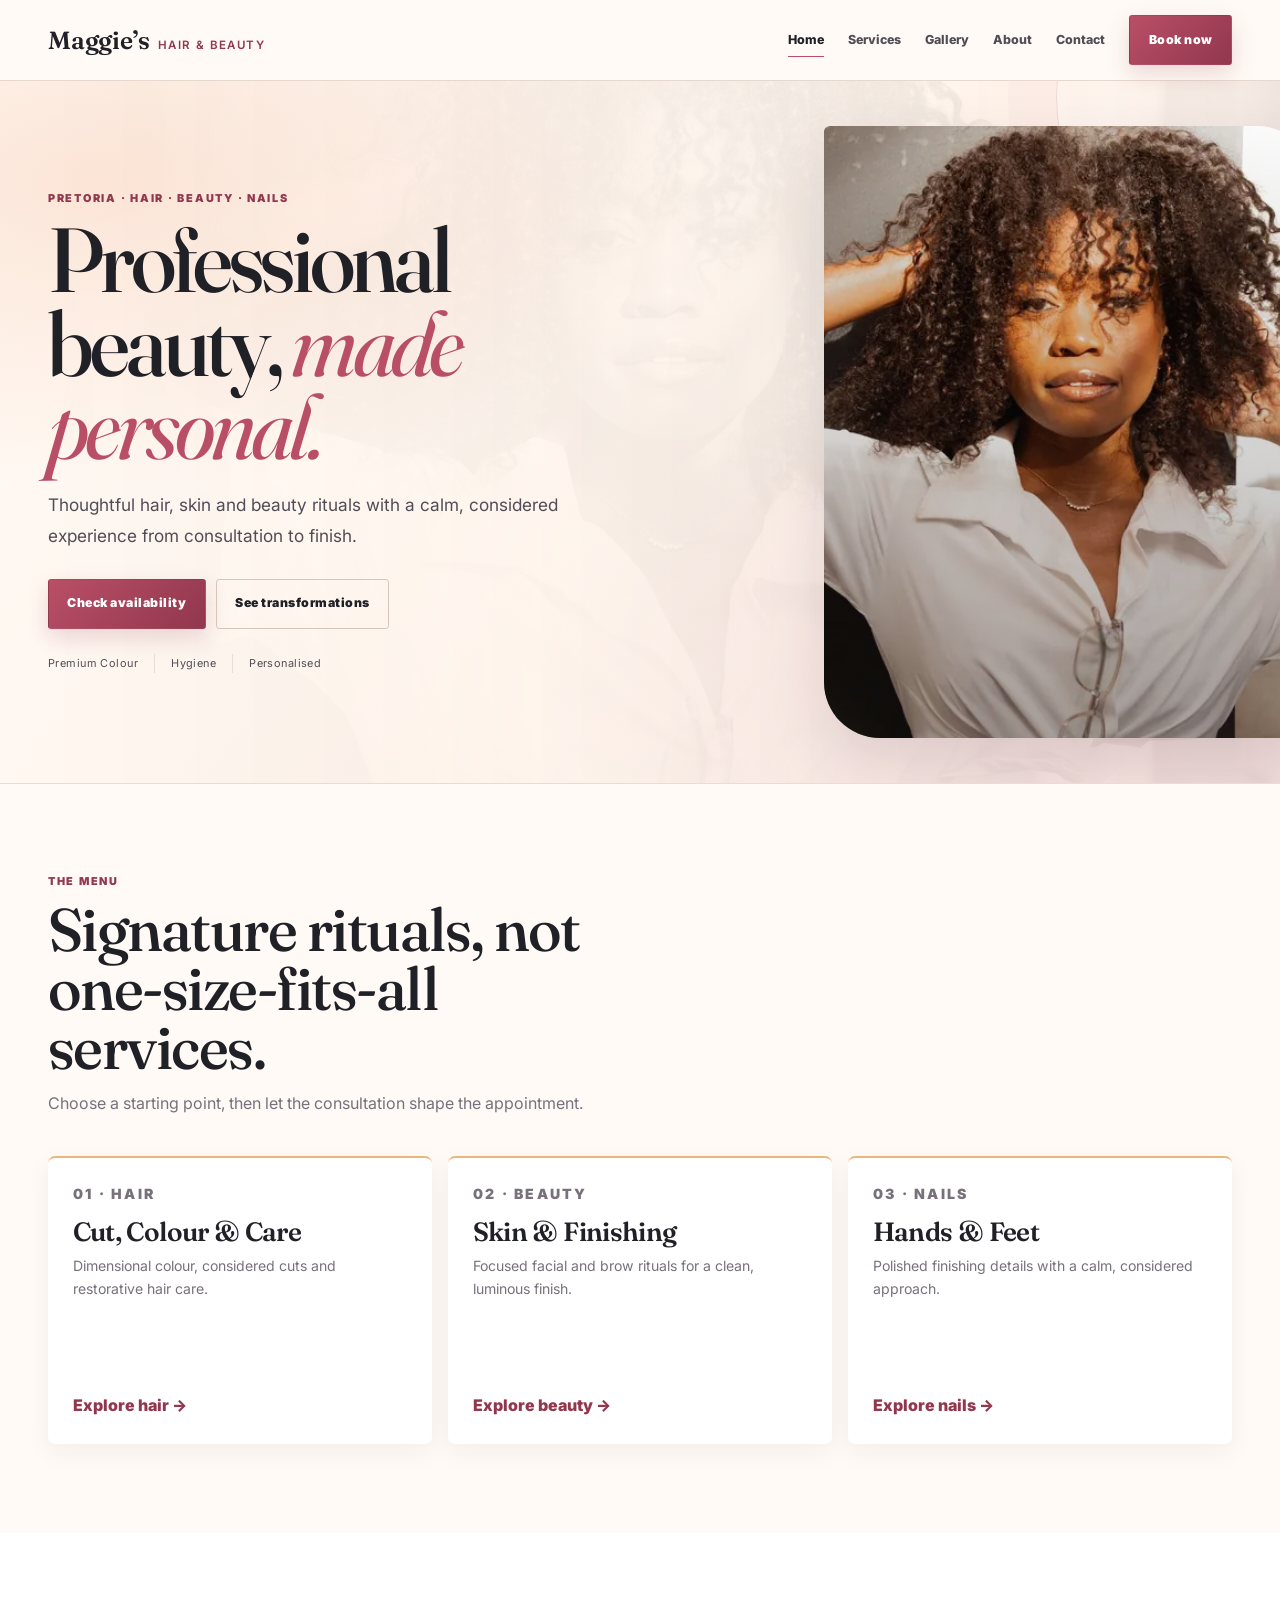
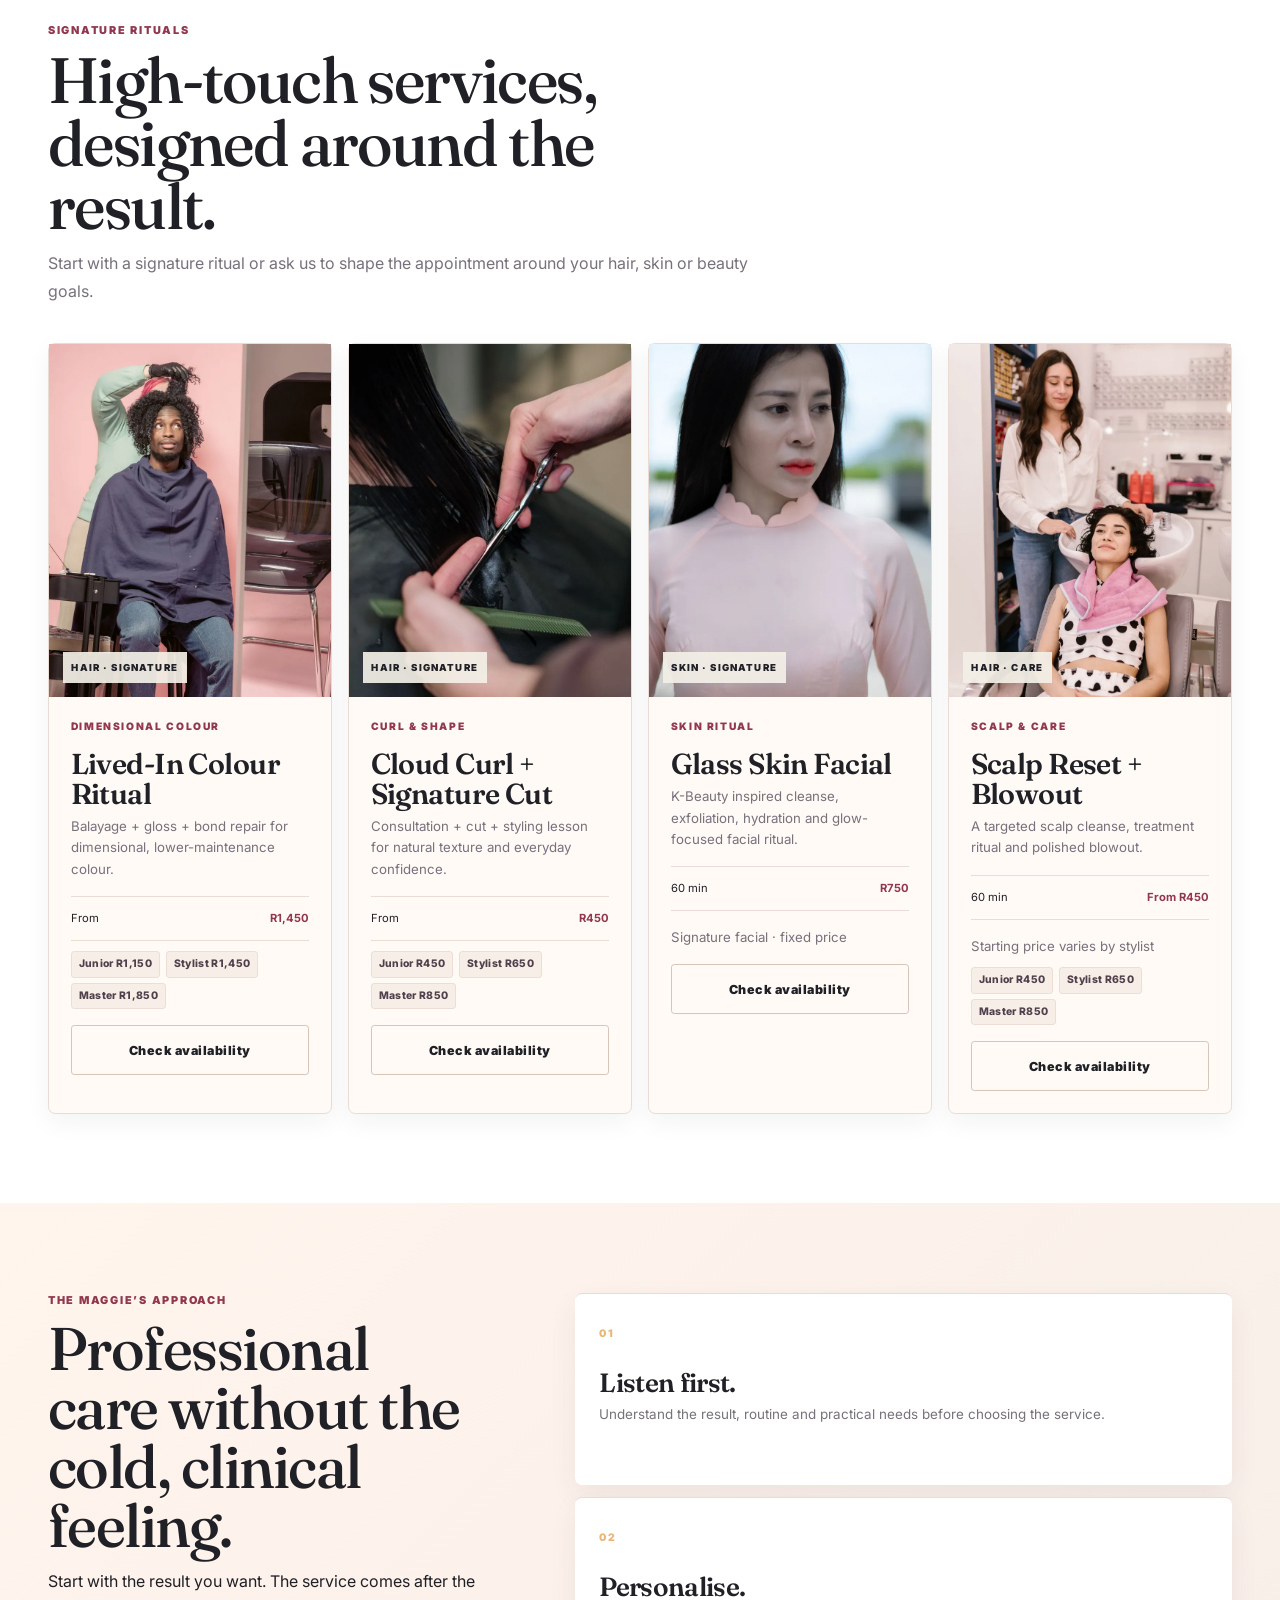
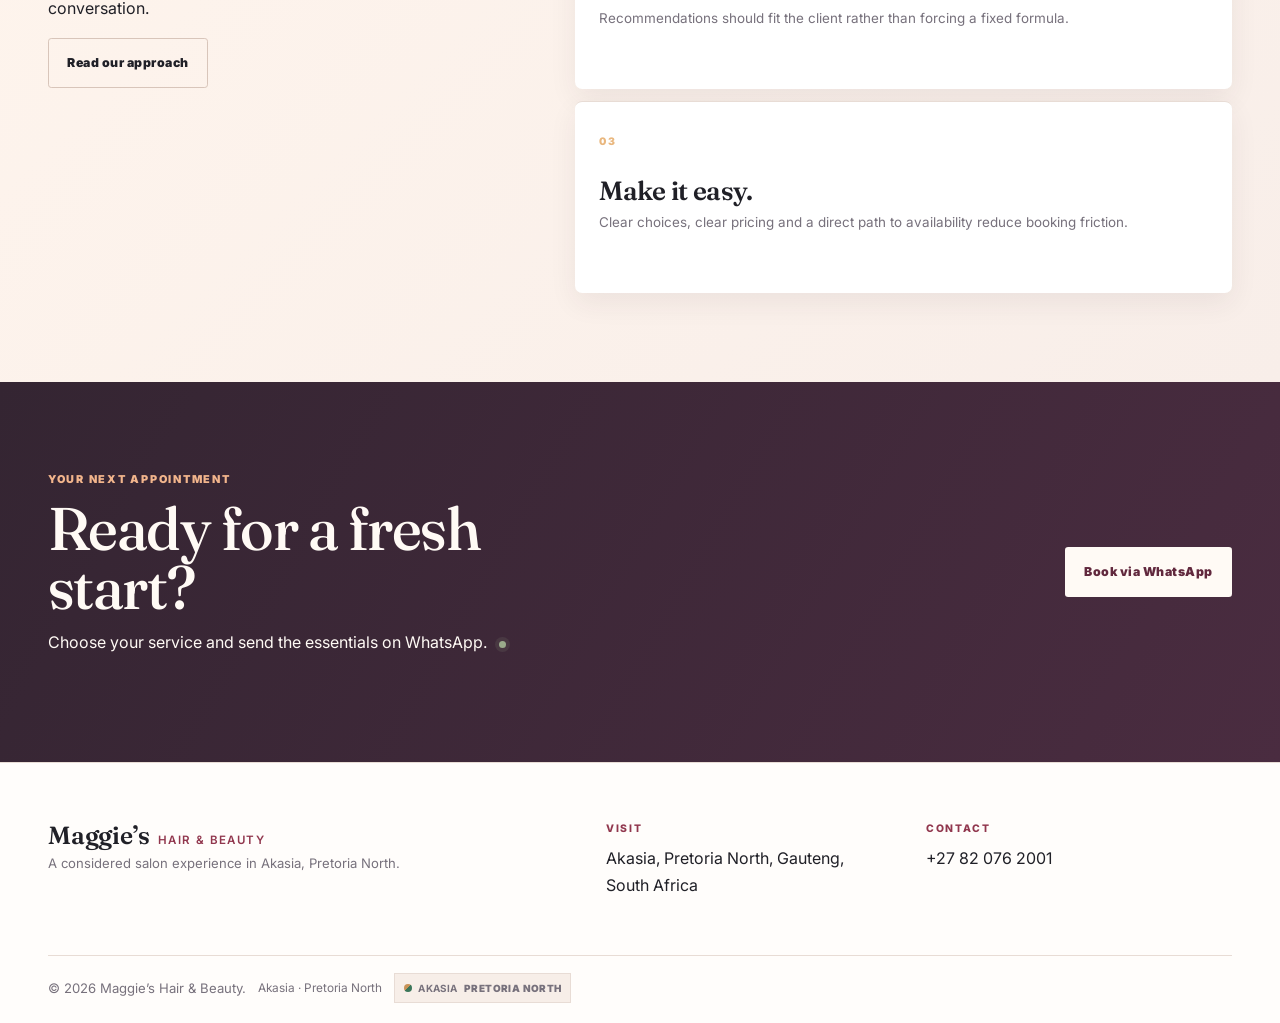
<file: index.html>
<!doctype html>
<html lang="en-ZA">
<head>
<meta charset="utf-8">
<meta name="viewport" content="width=device-width, initial-scale=1">
<meta name="robots" content="index,follow">
<meta name="description" content="Maggie’s Hair & Beauty — a warm, modern salon in Akasia, Pretoria North for hair, beauty and nails.">
<meta name="theme-color" content="#fffaf5">
<link rel="canonical" href="https://leano-jordan.github.io/maggies-hair-beauty/">
<meta property="og:type" content="website">
<meta property="og:title" content="Maggie’s Hair & Beauty | Pretoria Salon">
<meta property="og:description" content="Hair, beauty and nails with a warm, considered salon experience in Pretoria.">
<meta property="og:url" content="https://leano-jordan.github.io/maggies-hair-beauty/">
<meta property="og:site_name" content="Maggie’s Hair & Beauty">
<meta name="twitter:card" content="summary_large_image">
<meta property="og:image" content="assets/images/editorial/20417319-1200.webp">
<meta property="og:image:alt" content="Black woman with natural curls in soft studio light">
<meta name="twitter:image" content="assets/images/editorial/20417319-1200.webp">
<link rel="stylesheet" href="css/reset.css">
<link rel="stylesheet" href="css/variables.css">
<link rel="stylesheet" href="css/base.css">
<link rel="stylesheet" href="css/layout.css">
<link rel="stylesheet" href="css/components.css">
<link rel="stylesheet" href="css/pages.css">
<link rel="stylesheet" href="css/responsive.css">
<link rel="stylesheet" href="css/accessibility.css">
<link rel="stylesheet" href="css/commercial.css">
<title>Maggie’s Hair & Beauty | Pretoria Salon</title>
<link rel="preconnect" href="https://fonts.googleapis.com">
<link rel="preconnect" href="https://fonts.gstatic.com" crossorigin>
<link href="https://fonts.googleapis.com/css2?family=Fraunces:wght@400;500;600;700&family=Inter:wght@400;500;600;700;800&display=swap" rel="stylesheet">
<script type="application/ld+json">
{
  "@context":"https://schema.org",
  "@type":"BeautySalon",
  "name":"Maggie's Hair & Beauty",
  "description":"A considered salon experience in Akasia, Pretoria North, built around personalised consultations, signature hair rituals, skin, beauty and nails.",
  "telephone":"+27820762001",
  "url":"https://leano-jordan.github.io/maggies-hair-beauty/",
  "areaServed":[
    {"@type":"Place","name":"Akasia"},
    {"@type":"Place","name":"Pretoria North"}
  ],
  "address":{
    "@type":"PostalAddress",
    "addressLocality":"Akasia",
    "addressRegion":"Gauteng",
    "addressCountry":"ZA"
  }
}
</script>
</head>
<body>
<a class="skip-link" href="#main">Skip to content</a>

<header class="site-header">
  <div class="container header-inner">
    <a class="brand" href="index.html">Maggie’s <span>Hair & Beauty</span></a>
    <button class="nav-toggle" type="button" aria-label="Open navigation" aria-expanded="false" aria-controls="primary-menu">
      <span></span><span></span><span></span>
    </button>
    <nav class="primary-nav" id="primary-menu" aria-label="Primary">
      <a href="index.html" aria-current="page">Home</a>
      <a href="pages/services.html">Services</a>
      <a href="pages/gallery.html">Gallery</a>
      <a href="pages/about.html">About</a>
      <a href="pages/contact.html">Contact</a>
    </nav>
    <a class="btn btn-primary header-cta booking-link" href="pages/contact.html#booking">Book now</a>
  </div>
</header>

<main id="main">
<section class="hero">
  <div class="container hero-grid">
    <div>
      <p class="eyebrow">Pretoria · Hair · Beauty · Nails</p>
      <h1>Professional beauty, <em>made personal.</em></h1>
      <p class="hero-lead">Thoughtful hair, skin and beauty rituals with a calm, considered experience from consultation to finish.</p>
      <div class="button-row">
        <a class="btn btn-primary booking-link direct-whatsapp whatsapp-primary" data-direct-whatsapp="true" href="pages/contact.html#booking">Check availability</a>
        <a class="btn btn-outline" href="pages/gallery.html">See transformations</a>
      </div>
      <div class="trust-strip" data-proof-strip aria-label="Salon trust signals"><span data-google-proof hidden></span><span>Premium Colour</span><span>Hygiene</span><span>Personalised</span></div>
    </div>

    <div class="hero-art hero-cinematic">
      <img class="hero-image parallax" src="assets/images/editorial/20417319-1200.webp" srcset="assets/images/editorial/20417319-480.webp 480w, assets/images/editorial/20417319-768.webp 768w, assets/images/editorial/20417319-1200.webp 1200w" sizes="(max-width: 800px) 100vw, 50vw" alt="Black woman with natural curls in soft studio light" width="1200" height="1500" fetchpriority="high" decoding="async">
      </div>
  </div>
</section>

<section class="section">
  <div class="container">
    <div class="section-heading">
      <p class="eyebrow">The menu</p>
      <h2>Signature rituals, not one-size-fits-all services.</h2>
      <p>Choose a starting point, then let the consultation shape the appointment.</p>
    </div>
    <div class="card-grid service-card-grid">
      <article class="service-card menu-card premium-card"><p class="card-kicker">01 · Hair</p><h3>Cut, Colour &amp; Care</h3><p>Dimensional colour, considered cuts and restorative hair care.</p><a class="text-link" href="pages/services.html#hair">Explore hair →</a></article>
      <article class="service-card menu-card premium-card"><p class="card-kicker">02 · Beauty</p><h3>Skin &amp; Finishing</h3><p>Focused facial and brow rituals for a clean, luminous finish.</p><a class="text-link" href="pages/services.html#beauty">Explore beauty →</a></article>
      <article class="service-card menu-card premium-card"><p class="card-kicker">03 · Nails</p><h3>Hands &amp; Feet</h3><p>Polished finishing details with a calm, considered approach.</p><a class="text-link" href="pages/services.html#nails">Explore nails →</a></article>
    </div>
  </div>
</section>

<section class="section luxury-section">
  <div class="container">
    <div class="section-heading editorial-heading">
      <p class="eyebrow">Signature rituals</p>
      <h2>High-touch services, designed around the result.</h2>
      <p>Start with a signature ritual or ask us to shape the appointment around your hair, skin or beauty goals.</p>
    </div>

    <div class="lookbook-grid premium-ritual-grid">
      <article class="lookbook-card premium-ritual-card reveal-image"><div class="lookbook-image clip-image"><img src="assets/images/editorial/7388963-1200.webp" srcset="assets/images/editorial/7388963-480.webp 480w, assets/images/editorial/7388963-768.webp 768w, assets/images/editorial/7388963-1200.webp 1200w" sizes="(max-width: 800px) 100vw, 50vw" alt="Professional textured hair styling" loading="lazy" decoding="async"><span>Hair · Signature</span></div><div class="lookbook-body"><p class="card-kicker">DIMENSIONAL COLOUR</p><h3>Lived-In Colour Ritual</h3><p>Balayage + gloss + bond repair for dimensional, lower-maintenance colour.</p><div class="lookbook-meta"><span>From</span><strong>R1,450</strong></div><div class="tier-row"><span>Junior R1,150</span><span>Stylist R1,450</span><span>Master R1,850</span></div><a class="btn btn-outline service-book-link" data-book-service="Lived-In Colour Ritual" href="pages/contact.html#booking">Check availability</a></div></article>
      <article class="lookbook-card premium-ritual-card reveal-image"><div class="lookbook-image clip-image"><img src="assets/images/editorial/3993453-1200.webp" srcset="assets/images/editorial/3993453-480.webp 480w, assets/images/editorial/3993453-768.webp 768w, assets/images/editorial/3993453-1200.webp 1200w" sizes="(max-width: 800px) 100vw, 50vw" alt="Textured natural hair styling" loading="lazy" decoding="async"><span>Hair · Signature</span></div><div class="lookbook-body"><p class="card-kicker">CURL &amp; SHAPE</p><h3>Cloud Curl + Signature Cut</h3><p>Consultation + cut + styling lesson for natural texture and everyday confidence.</p><div class="lookbook-meta"><span>From</span><strong>R450</strong></div><div class="tier-row"><span>Junior R450</span><span>Stylist R650</span><span>Master R850</span></div><a class="btn btn-outline service-book-link" data-book-service="Cloud Curl + Signature Cut" href="pages/contact.html#booking">Check availability</a></div></article>
      <article class="lookbook-card premium-ritual-card reveal-image"><div class="lookbook-image clip-image"><img src="assets/images/editorial/25471958-1200.webp" srcset="assets/images/editorial/25471958-480.webp 480w, assets/images/editorial/25471958-768.webp 768w, assets/images/editorial/25471958-1200.webp 1200w" sizes="(max-width: 800px) 100vw, 50vw" alt="Facial treatment in a calm beauty setting" loading="lazy" decoding="async"><span>Skin · Signature</span></div><div class="lookbook-body"><p class="card-kicker">SKIN RITUAL</p><h3>Glass Skin Facial</h3><p>K-Beauty inspired cleanse, exfoliation, hydration and glow-focused facial ritual.</p><div class="lookbook-meta"><span>60 min</span><strong>R750</strong></div><p class="ritual-tier">Signature facial · fixed price</p><a class="btn btn-outline service-book-link" data-book-service="Glass Skin Facial" href="pages/contact.html#booking">Check availability</a></div></article>
      <article class="lookbook-card premium-ritual-card reveal-image"><div class="lookbook-image clip-image"><img src="assets/images/editorial/7755454-1200.webp" srcset="assets/images/editorial/7755454-480.webp 480w, assets/images/editorial/7755454-768.webp 768w, assets/images/editorial/7755454-1200.webp 1200w" sizes="(max-width: 800px) 100vw, 50vw" alt="Scalp and hair treatment" loading="lazy" decoding="async"><span>Hair · Care</span></div><div class="lookbook-body"><p class="card-kicker">SCALP &amp; CARE</p><h3>Scalp Reset + Blowout</h3><p>A targeted scalp cleanse, treatment ritual and polished blowout.</p><div class="lookbook-meta"><span>60 min</span><strong>From R450</strong></div><p class="ritual-tier">Starting price varies by stylist</p><div class="tier-row"><span>Junior R450</span><span>Stylist R650</span><span>Master R850</span></div><a class="btn btn-outline service-book-link" data-book-service="Scalp Reset + Blowout" href="pages/contact.html#booking">Check availability</a></div></article>
    </div>
  </div>
</section>

<section class="section section-tint approach-section">
  <div class="container approach-grid">
    <div class="approach-sticky">
      <p class="eyebrow">The Maggie’s approach</p>
      <h2>Professional care without the cold, clinical feeling.</h2>
      <p>Start with the result you want. The service comes after the conversation.</p>
      <a class="btn btn-outline" href="pages/about.html">Read our approach</a>
    </div>
    <div class="approach-stack">
      <article class="approach-card"><span>01</span><div><h3>Listen first.</h3><p>Understand the result, routine and practical needs before choosing the service.</p></div></article>
      <article class="approach-card"><span>02</span><div><h3>Personalise.</h3><p>Recommendations should fit the client rather than forcing a fixed formula.</p></div></article>
      <article class="approach-card"><span>03</span><div><h3>Make it easy.</h3><p>Clear choices, clear pricing and a direct path to availability reduce booking friction.</p></div></article>
    </div>
  </div>
</section>

<section class="section social-proof-section" data-social-proof hidden>
  <div class="container">
    <div class="section-heading"><p class="eyebrow">Social proof</p><h2>Trusted by clients who want the details right.</h2></div>
    <div class="social-proof-grid"></div>
  </div>
</section>
<section class="section section-tint refill-shelf" data-refill-shelf hidden>
  <div class="container refill-shelf-grid">
    <div><p class="eyebrow">Professional product care</p><h2>Beautiful results, thoughtful aftercare.</h2></div>
    <div class="content-card"><p class="refill-copy"></p></div>
  </div>
</section>

<section class="section section-dark">
  <div class="container cta-block">
    <div>
      <p class="eyebrow">Your next appointment</p>
      <h2>Ready for a fresh start?</h2>
      <p>Choose your service and send the essentials on WhatsApp. <span class="reply-time"><span data-reply-time hidden></span></span></p>
    </div>
    <a class="btn btn-light booking-link whatsapp-primary" href="pages/contact.html#booking">Book via WhatsApp</a>
  </div>
</section>
</main>

<footer class="site-footer">
  <div class="container footer-grid">
    <div>
      <a class="brand" href="index.html">Maggie’s <span>Hair & Beauty</span></a>
      <p class="footer-copy">A considered salon experience in Akasia, Pretoria North.</p>
    </div>
    <div><h2>Visit</h2><p id="footer-address">Akasia, Pretoria North, Gauteng, South Africa</p></div>
    <div><h2>Contact</h2><p><a id="footer-phone" href="tel:+27820762001">+27 82 076 2001</a><br></p></div>
  </div>
  <div class="container footer-bottom">
    <p>© <span id="year"></span> Maggie’s Hair &amp; Beauty.</p>
    <span class="sa-mark">Akasia · Pretoria North</span>
    <span class="sa-badge" aria-label="Maggie’s Hair &amp; Beauty"><i aria-hidden="true"></i><b>AKASIA</b> PRETORIA NORTH</span>
  </div>
</footer>

<script type="module" src="js/main.js"></script>
</body>
</html>
</file>
<file: css/variables.css>
:root{
  --ink:#202027;
  --ink-soft:#514d56;
  --muted:#77717c;
  --paper:#fffaf5;
  --surface:#ffffff;
  --surface-soft:#f7eee8;
  --line:#e8dcd5;
  --line-strong:#d8c5ba;
  --rose:#b94f67;
  --rose-dark:#91374e;
  --rose-deep:#61283d;
  --peach:#f2a77e;
  --berry:#3c2638;
  --slate:#292631;
  --champagne:#e9b77e;
  --cream:#fffaf5;
  --cream-deep:#f7eee8;
  --white:#ffffff;
  --shadow:0 24px 60px rgba(60,38,56,.12);
  --shadow-soft:0 10px 28px rgba(60,38,56,.07);
  --shadow-hover:0 20px 44px rgba(60,38,56,.16);
  --radius:1.1rem;
  --radius-sm:.55rem;
  --container:74rem;
  --font-head:"Fraunces",Georgia,"Times New Roman",serif;
  --font-body:"Inter",ui-sans-serif,system-ui,-apple-system,"Segoe UI",Roboto,Arial,sans-serif;
  --tracking-editorial:.16em;
  --ease:cubic-bezier(.2,.7,.2,1);
  color-scheme:light;
  text-size-adjust:100%;
  -webkit-text-size-adjust:100%
}
</file>
<file: css/base.css>
html{scroll-behavior:smooth;max-width:100%;overflow-x:clip}html.lenis,html.lenis body{height:auto}html.lenis.lenis-smooth{scroll-behavior:auto!important}html.lenis.lenis-stopped{overflow:hidden}.lenis.lenis-smooth [data-lenis-prevent]{overscroll-behavior:contain}
body{margin:0;max-width:100%;overflow-x:clip;background:var(--paper);color:var(--ink);font:400 1rem/1.7 var(--font-body);-webkit-font-smoothing:antialiased;text-rendering:optimizeLegibility}
h1,h2,h3,p,ul,ol,blockquote,figure,fieldset{margin-top:0}
h1,h2,h3{font-family:var(--font-head);font-weight:500;line-height:.98;letter-spacing:-.025em}
h1{font-size:clamp(3.35rem,7vw,6.8rem);max-width:10ch;margin-bottom:1.1rem}
h2{font-size:clamp(2.45rem,4.7vw,4.25rem);max-width:14ch;margin-bottom:.8rem}
h3{font-size:1.65rem;font-weight:600}
p{margin-bottom:1rem}
a{color:inherit}
button,input,select,textarea{font:inherit}
img,video{max-width:100%}
.container{width:min(calc(100% - 2.5rem),var(--container));margin-inline:auto;min-width:0}
.hero-grid>*,.page-hero-grid>*,.split-grid>*,.services-hero-grid>*,.about-hero-grid>*,.contact-grid>*,.service-showcase>*,.about-story-intro>*,.about-next-step>*{min-width:0}
.section{padding:6.25rem 0}
.section-tint{background:var(--cream-deep)}
.section-dark{background:var(--berry);color:var(--white)}
.section-heading{max-width:50rem;margin-bottom:2.6rem}
.section-heading p:last-child{max-width:44rem;color:var(--muted)}
.section-dark .section-heading p:last-child{color:#d8d2ca}
.eyebrow{margin-bottom:.75rem;color:var(--rose-dark);font-size:.68rem;font-weight:900;letter-spacing:var(--tracking-editorial);line-height:1.35;text-transform:uppercase}
.section-dark .eyebrow{color:var(--peach)}
.editorial-heading h2{font-size:clamp(2.75rem,5vw,4.8rem);max-width:12ch}
.editorial-heading.light{color:#fff}
.editorial-heading.light p:not(.eyebrow){color:#d8d2ca}
.center{text-align:center}
.demo-note{color:var(--muted);font-size:.8rem}
.text-link{color:var(--rose-deep);font-weight:850;text-underline-offset:.2em}
.text-link:hover{text-decoration:underline}
::selection{background:var(--rose);color:#fff}
@media(prefers-reduced-motion:reduce){html{scroll-behavior:auto}}
</file>
<file: css/layout.css>
.site-header{position:sticky;top:0;z-index:30;background:rgba(244,240,232,.94);border-bottom:1px solid rgba(89,74,60,.16)}
@supports(backdrop-filter:blur(10px)){.site-header{backdrop-filter:blur(16px);-webkit-backdrop-filter:blur(16px)}}
.header-inner{position:relative;min-height:5rem;display:flex;align-items:center;gap:1.5rem}
.brand{display:inline-flex;align-items:baseline;gap:.5rem;min-width:0;font:600 1.55rem/1 var(--font-head);letter-spacing:-.01em;text-decoration:none;white-space:normal;overflow-wrap:break-word}
.brand span{font:600 .72rem/1 var(--font-body);letter-spacing:.12em;text-transform:uppercase;color:var(--muted)}
.primary-nav{display:flex;align-items:center;gap:1.5rem;margin-left:auto}
.primary-nav a{position:relative;padding:.5rem 0;color:var(--ink-soft);font-size:.78rem;font-weight:800;text-decoration:none}
.primary-nav a::after{content:"";position:absolute;left:0;right:100%;bottom:.1rem;height:1px;background:var(--rose);transition:right .22s var(--ease)}
.primary-nav a:hover,.primary-nav a[aria-current="page"]{color:var(--ink)}
.primary-nav a:hover::after,.primary-nav a[aria-current="page"]::after{right:0}
.nav-toggle{display:none}

.hero{position:relative;overflow:hidden;background:var(--paper);border-bottom:1px solid var(--line)}
.hero-grid{min-height:clamp(40rem,78vh,51rem);display:grid;grid-template-columns:minmax(0,1.5fr) minmax(20rem,.86fr);align-items:center;gap:clamp(3rem,6vw,7rem)}
.hero-grid>div:first-child{padding-block:4rem}
.hero h1{max-width:9ch;font-size:clamp(4rem,7.1vw,7rem);line-height:.86}
.hero h1 em,.about-hero-copy h1 em{font-style:italic;color:var(--rose);font-weight:400}
.hero-lead{max-width:39rem;margin:1.35rem 0 0;color:var(--ink-soft);font-size:1.08rem;line-height:1.75}
.button-row{display:flex;flex-wrap:wrap;gap:.65rem;margin:1.75rem 0 0}
.hero-art{position:relative;min-height:clamp(34rem,68vh,43rem);aspect-ratio:4/5;border-radius:.35rem 5rem .35rem 5rem;overflow:hidden;background:var(--surface-soft);box-shadow:var(--shadow)}
.hero-video{display:none!important}
.hero-image{position:absolute;inset:-2% 0;width:100%;height:104%;object-fit:cover;object-position:52% 38%;opacity:1!important;filter:saturate(.78) contrast(1.02)}
 .hero-art::after{content:"";position:absolute;inset:0;z-index:1;background:linear-gradient(180deg,rgba(34,31,27,.02),rgba(34,31,27,.36));pointer-events:none}
.hero-card{position:absolute;left:1.25rem;right:auto;bottom:1.25rem;z-index:3;width:min(78%,20rem);padding:1.05rem 1.15rem;background:rgba(251,250,246,.95);border:1px solid rgba(255,255,255,.7);box-shadow:var(--shadow-soft)}
.hero-card span,.hero-card small{display:block;font-size:.62rem;letter-spacing:.15em;font-weight:900;text-transform:uppercase}
.hero-card span{color:var(--rose-dark)}
.hero-card strong{display:block;margin:.4rem 0 .3rem;font:600 1.7rem/1 var(--font-head)}
.hero-card small{color:var(--muted);letter-spacing:.08em}

.luxury-section{background:var(--surface)}
.split-grid{display:grid;grid-template-columns:minmax(0,.95fr) minmax(0,1.05fr);gap:clamp(3rem,6vw,6rem);align-items:center}
.split-heading{display:flex;justify-content:space-between;align-items:end;gap:2rem}
.card-grid{display:grid;grid-template-columns:repeat(3,minmax(0,1fr));gap:1rem}
.gallery-preview,.gallery-full{display:grid;grid-template-columns:repeat(4,1fr);gap:.8rem}
.gallery-preview{grid-auto-rows:16rem}
.gallery-full{grid-template-columns:repeat(3,1fr);grid-auto-rows:18rem}
.gallery-mosaic .gallery-feature{grid-column:span 2;grid-row:span 2}
.gallery-tile{position:relative;min-height:0;display:flex;align-items:flex-end;overflow:hidden;padding:1rem;color:#fff;background:var(--slate);text-decoration:none}
.gallery-tile img{position:absolute;inset:0;width:100%;height:100%;object-fit:cover;object-position:center;transition:transform .55s var(--ease)}
.gallery-tile::after{content:"";position:absolute;inset:0;background:linear-gradient(180deg,transparent 35%,rgba(28,26,23,.7))}
.gallery-tile span{position:relative;z-index:1;font-size:.78rem;font-weight:850;letter-spacing:.06em}
.gallery-tile:hover img{transform:scale(1.035)}
.cta-block{display:flex;align-items:center;justify-content:space-between;gap:3rem}
.cta-block h2{max-width:13ch}
.site-footer{padding:3.75rem 0 1.25rem;background:var(--surface);border-top:1px solid var(--line)}
.footer-grid{display:grid;grid-template-columns:1.5fr .8fr .9fr;gap:3rem}
.site-footer h2{margin-bottom:.6rem;font:800 .65rem/1.2 var(--font-body);letter-spacing:.16em;color:var(--rose-dark);text-transform:uppercase}
.footer-copy,.footer-bottom{color:var(--muted);font-size:.82rem}
.footer-bottom{display:flex;align-items:center;flex-wrap:wrap;gap:.75rem;margin-top:2.5rem;padding-top:1.05rem;border-top:1px solid var(--line)}
.footer-bottom>p{margin:0}
.sa-mark{font-size:.74rem}
.sa-badge{display:inline-flex;align-items:center;gap:.4rem;padding:.35rem .55rem;border:1px solid var(--line);background:var(--surface-soft);font-size:.62rem;font-weight:900;letter-spacing:.04em}
.sa-badge i{display:block;width:.5rem;height:.5rem;background:linear-gradient(135deg,#c89257 0 50%,#3b765a 50%);border-radius:50%}
.page-hero{padding:5.5rem 0 4.5rem;background:var(--cream-deep);border-bottom:1px solid var(--line)}
.page-hero-grid{display:grid;grid-template-columns:minmax(0,1fr) minmax(22rem,.72fr);gap:clamp(3rem,6vw,6rem);align-items:center}
.page-hero h1{font-size:clamp(3.6rem,6.2vw,6.2rem);max-width:9ch}
.page-hero p:last-of-type{max-width:42rem;color:var(--muted);font-size:1.05rem}
.page-hero-media{position:relative;overflow:hidden;aspect-ratio:4/3;background:var(--surface-soft);box-shadow:var(--shadow)}
.page-hero-media::after{content:"";position:absolute;inset:0;background:linear-gradient(180deg,transparent 55%,rgba(30,27,24,.2))}
.page-hero-media img{display:block;width:100%;height:100%;object-fit:cover}
.page-hero-media.portrait{aspect-ratio:4/5}
.info-strip{display:grid;grid-template-columns:repeat(3,1fr);overflow:hidden;border:1px solid var(--line);background:var(--line);box-shadow:var(--shadow-soft)}
.info-strip>div{padding:1.1rem 1.25rem;background:var(--surface)}
.info-strip strong,.info-strip span{display:block}
.info-strip strong{font-size:.85rem}
.info-strip span{margin-top:.2rem;color:var(--muted);font-size:.76rem}
.image-frame{overflow:hidden;aspect-ratio:4/5;background:var(--surface-soft);box-shadow:var(--shadow)}
.image-frame img{display:block;width:100%;height:100%;object-fit:cover}
.image-frame-tall{aspect-ratio:4/5}
.feature-list{display:grid;gap:.8rem;margin:1.5rem 0}
.feature-list li{padding:1rem 1.1rem;border-top:1px solid var(--line);list-style:none}
.feature-list strong,.feature-list span{display:block}
.feature-list strong{font-family:var(--font-head);font-size:1.2rem}
.feature-list span{margin-top:.15rem;color:var(--muted);font-size:.84rem}
.mobile-action-bar{display:none}
</file>
<file: css/components.css>
.btn{display:inline-flex;align-items:center;justify-content:center;min-height:3.1rem;padding:.78rem 1.15rem;border:1px solid transparent;border-radius:.2rem;font-size:.77rem;font-weight:900;letter-spacing:.04em;text-decoration:none;cursor:pointer;transition:transform .2s var(--ease),background-color .2s var(--ease),border-color .2s var(--ease),box-shadow .2s var(--ease)}
.btn:hover{transform:translateY(-2px);box-shadow:0 10px 24px rgba(43,35,28,.1)}
.btn:active{transform:translateY(0)}
.btn-primary{background:var(--slate);color:#fff}
.btn-primary:hover{background:#2e312e}
.btn-outline{border-color:var(--line-strong);background:transparent;color:var(--ink)}
.btn-outline:hover{background:var(--surface);border-color:var(--ink-soft)}
.btn-light{background:var(--white);color:var(--berry)}
.btn-light:hover{background:#fff}

.service-card{display:flex;flex-direction:column;align-items:flex-start;min-height:18rem;padding:1.55rem;background:var(--surface);border-top:2px solid var(--champagne);box-shadow:var(--shadow-soft);transition:transform .25s var(--ease),box-shadow .25s var(--ease),border-color .25s var(--ease)}
.service-card:hover{transform:translateY(-4px);box-shadow:var(--shadow-hover)}
.service-card h3{margin-bottom:.55rem}
.service-card p{color:var(--muted);font-size:.88rem;line-height:1.65}
.service-card .text-link{margin-top:auto}
.card-kicker{margin-bottom:.85rem;color:var(--rose-dark);font-size:.64rem;font-weight:900;letter-spacing:.16em;text-transform:uppercase}

.quick-book-form{margin-top:1.35rem;padding:1rem;border:1px solid var(--line);border-left:3px solid var(--champagne);background:rgba(255,253,248,.78);box-shadow:var(--shadow-soft)}
.quick-book-form fieldset{margin:0;padding:0;border:0}
.quick-book-form legend{margin-bottom:.65rem;color:var(--ink);font-size:.74rem;font-weight:900;letter-spacing:.1em;text-transform:uppercase}
.quick-book-grid{display:grid;grid-template-columns:1.35fr 1fr 1.15fr auto;gap:.55rem;align-items:end}
.quick-book-field{display:grid;gap:.25rem}
.quick-book-field label{font-size:.68rem;font-weight:850;color:var(--ink-soft)}
.quick-book-field input,.quick-book-field select{width:100%;min-height:2.8rem;padding:.62rem .7rem;border:1px solid var(--line);border-radius:.2rem;background:#fff;color:var(--ink);font-size:.78rem}
.quick-book-form .btn{min-height:2.8rem;white-space:nowrap}
.quick-book-note{margin:.55rem 0 0;color:var(--muted);font-size:.68rem;line-height:1.45}

.luxury-section{background:var(--surface)}
.lookbook-grid{display:grid;grid-template-columns:repeat(3,minmax(0,1fr));gap:1rem}
.lookbook-card{background:var(--paper);border:1px solid var(--line);box-shadow:var(--shadow-soft)}
.lookbook-image{position:relative;aspect-ratio:4/5;overflow:hidden}
.lookbook-image img{display:block;width:100%;height:100%;object-fit:cover;transition:transform .6s var(--ease)}
.lookbook-card:hover .lookbook-image img{transform:scale(1.035)}
.lookbook-image span{position:absolute;left:.85rem;bottom:.85rem;padding:.45rem .55rem;background:rgba(244,240,232,.92);font-size:.6rem;font-weight:900;letter-spacing:.12em;text-transform:uppercase}
.lookbook-body{padding:1.25rem}
.lookbook-body h3{font-size:1.8rem;margin-bottom:.45rem}
.lookbook-body p:not(.card-kicker){color:var(--muted);font-size:.83rem;line-height:1.6}
.lookbook-meta{display:flex;justify-content:space-between;gap:.7rem;margin:1rem 0;padding:.75rem 0;border-top:1px solid var(--line);border-bottom:1px solid var(--line);font-size:.7rem}
.lookbook-meta strong{color:var(--rose-dark)}

.about-trust-row,.services-proof,.mini-trust{display:flex;flex-wrap:wrap;gap:.45rem;margin-top:1.2rem}
.about-trust-row span,.services-proof span,.mini-trust span{padding:.4rem .62rem;border:1px solid var(--line);background:rgba(255,255,255,.42);color:var(--ink-soft);font-size:.66rem;font-weight:900;letter-spacing:.07em;text-transform:uppercase}

.service-menu-detail{border-top:1px solid var(--line)}
.service-menu-detail:last-child{border-bottom:1px solid var(--line)}
.service-menu-detail summary{display:grid;grid-template-columns:1fr auto;gap:1rem;align-items:center;padding:1.15rem .1rem;cursor:pointer;list-style:none}
.service-menu-detail summary::-webkit-details-marker{display:none}
.service-menu-detail summary span:first-child{display:grid;gap:.2rem}
.service-menu-detail summary small{color:var(--rose-dark);font-size:.6rem;font-weight:900;letter-spacing:.15em}
.service-menu-detail summary strong{font:600 1.12rem/1.05 var(--font-head)}
.service-menu-detail summary span:last-child{display:grid;justify-items:end;gap:.15rem}
.service-menu-detail summary b{color:var(--rose-dark);font-size:.84rem}
.service-menu-detail summary em{font-style:normal;color:var(--muted);font-size:.7rem}
.service-menu-detail summary:focus-visible{outline:2px solid var(--rose);outline-offset:4px}
.service-menu-detail[open] summary{padding-bottom:.65rem}
.service-detail-body{display:grid;grid-template-columns:1fr auto;gap:1rem;align-items:end;padding:0 .1rem 1.1rem}
.service-detail-body p{margin:0;color:var(--muted);font-size:.82rem;line-height:1.55}
.service-book-link{font-size:.78rem}
.service-selection-note{min-height:1.2rem;margin:.15rem 0;color:var(--rose-dark);font-size:.76rem;font-weight:750}

.booking-form{display:grid;gap:.55rem;padding:2rem;background:var(--surface);border:1px solid var(--line);border-top:3px solid var(--champagne);box-shadow:var(--shadow-soft)}
.booking-form label{margin-top:.35rem;font-size:.7rem;font-weight:900;letter-spacing:.06em;text-transform:uppercase;color:var(--ink-soft)}
.booking-form input,.booking-form select,.booking-form textarea{width:100%;min-height:3.1rem;padding:.78rem .82rem;border:1px solid var(--line-strong);border-radius:.2rem;background:#fff;color:var(--ink);font:inherit}
.booking-form textarea{min-height:8rem;resize:vertical}
.booking-form input::placeholder,.booking-form textarea::placeholder{color:#94897e}
.booking-form input:focus,.booking-form select:focus,.booking-form textarea:focus{outline:2px solid rgba(139,85,72,.28);outline-offset:2px;border-color:var(--rose)}
.booking-form .btn{width:100%;margin-top:.65rem}
.visit-actions{display:flex;flex-wrap:wrap;gap:.55rem;margin-top:1.35rem}
.location-link{color:var(--ink)}
.contact-details{display:grid;grid-template-columns:1fr 1fr;gap:1rem 1.5rem;margin-top:1.65rem}
.contact-details p{margin:0;color:var(--ink-soft);font-size:.86rem}
.contact-details strong{color:var(--ink);font-size:.7rem;letter-spacing:.08em;text-transform:uppercase}
.hours-list{margin:.4rem 0 0;padding:0;list-style:none}
.hours-list li{margin:.3rem 0;color:var(--muted);font-size:.82rem}
.contact-photo{position:relative;margin-top:1rem;overflow:hidden;aspect-ratio:16/9;box-shadow:var(--shadow-soft)}
.contact-photo img{display:block;width:100%;height:100%;object-fit:cover}
.contact-photo div{position:absolute;left:.85rem;right:.85rem;bottom:.85rem;padding:.9rem 1rem;background:rgba(251,250,246,.94)}
.contact-photo strong,.contact-photo span{display:block}
.contact-photo span{margin-top:.2rem;color:var(--muted);font-size:.74rem}

.step-grid{display:grid;grid-template-columns:repeat(3,minmax(0,1fr));gap:1rem}
.step-grid article{padding:1.4rem;background:var(--surface);border-top:1px solid var(--line-strong)}
.step-grid article>span{display:grid;place-items:center;width:2rem;height:2rem;border:1px solid var(--champagne);color:var(--rose-dark);font-size:.62rem;font-weight:900}
.step-grid h3{margin:1rem 0 .4rem;font-size:1.45rem}
.step-grid p{margin:0;color:var(--muted);font-size:.82rem}
.faq-grid{display:grid;grid-template-columns:.8fr 1.2fr;gap:4rem;align-items:start}
.faq-list{display:grid;gap:.55rem}
.faq-list details{border-top:1px solid var(--line);padding:1rem 0}
.faq-list details:last-child{border-bottom:1px solid var(--line)}
.faq-list summary{cursor:pointer;color:var(--ink);font:600 1.35rem/1.1 var(--font-head);list-style:none}
.faq-list summary::-webkit-details-marker{display:none}
.faq-list p{margin:.7rem 0 0;color:var(--muted);font-size:.84rem}
.check-list{display:grid;gap:.55rem;margin:1.35rem 0 0;padding:0;list-style:none}
.check-list li{position:relative;padding-left:1.3rem;color:var(--ink-soft);font-size:.84rem}
.check-list li::before{content:"";position:absolute;left:0;top:.7em;width:.38rem;height:.38rem;background:var(--champagne);border-radius:50%}
.content-card{padding:1.8rem;background:var(--surface);border:1px solid var(--line);box-shadow:var(--shadow-soft)}
.content-card p{color:var(--muted)}

.filter-row{display:flex;flex-wrap:wrap;gap:.45rem;margin-bottom:1.6rem}
.filter{min-height:2.45rem;padding:.48rem .82rem;border:1px solid var(--line-strong);border-radius:.2rem;background:transparent;color:var(--ink-soft);font-size:.72rem;font-weight:900;cursor:pointer}
.filter:hover,.filter.active{background:var(--berry);border-color:var(--berry);color:#fff}
.gallery-lightbox{width:min(92vw,62rem);max-height:92vh;padding:0;border:0;background:var(--surface);box-shadow:var(--shadow)}
.gallery-lightbox::backdrop{background:rgba(24,22,19,.78)}
.gallery-lightbox figure{margin:0}
.gallery-lightbox img{display:block;width:100%;max-height:78vh;object-fit:contain;background:var(--paper)}
.gallery-lightbox figcaption{padding:.9rem 3.7rem .95rem 1rem;color:var(--ink-soft);font-size:.8rem}
.gallery-lightbox-close{position:absolute;top:.65rem;right:.65rem;width:2.45rem;height:2.45rem;border:1px solid var(--line);background:rgba(251,250,246,.96);color:var(--ink);font-size:1.15rem;cursor:pointer}

.service-guidance-grid{display:grid;grid-template-columns:1.05fr .95fr;gap:1rem}
.service-guidance-callout{display:flex;flex-direction:column;justify-content:center;padding:2.2rem;background:var(--berry);color:#fff}
.service-guidance-callout h3{max-width:13ch;font-size:clamp(2.1rem,3.6vw,3.3rem)}
.service-guidance-callout p:not(.eyebrow){max-width:34rem;color:#d8d2ca;font-size:.9rem}
.service-guidance-callout .btn-outline{border-color:#aaa69f;color:#fff}
.service-guidance-callout .btn-outline:hover{background:#fff;color:var(--berry)}
.about-next-step{display:grid;grid-template-columns:1fr auto;align-items:center;gap:3rem;padding:1rem 0}
.about-next-step p:not(.eyebrow){max-width:38rem;color:var(--muted)}
.about-next-step .button-row{margin:0}
.sa-mark.inline{display:inline-block;margin-top:1.25rem;color:var(--muted);font-size:.7rem}
.media-failed{background:var(--surface-soft)}
.media-failed img{visibility:hidden}


/* V2 premium system */
.trust-strip{display:flex;flex-wrap:wrap;gap:.35rem 1rem;margin-top:1.6rem;color:var(--ink-soft);font-size:.68rem;letter-spacing:.04em}.trust-strip span{padding-right:1rem;border-right:1px solid var(--line)}.trust-strip span:last-child{border-right:0}.trust-strip strong{color:var(--ink)}
.tier-row{display:flex;flex-wrap:wrap;gap:.3rem;margin:-.35rem 0 1rem}.tier-row span{padding:.32rem .45rem;background:var(--surface-soft);color:var(--ink-soft);font-size:.6rem;font-weight:800;letter-spacing:.03em}
.approach-grid{display:grid;grid-template-columns:minmax(0,.8fr) minmax(0,1.2fr);gap:clamp(2rem,7vw,7rem);align-items:start}.approach-sticky{position:sticky;top:7rem}.approach-stack{display:grid;gap:.75rem}.approach-stack article{min-height:12rem;padding:1.5rem;background:var(--surface);border-top:1px solid var(--line);box-shadow:var(--shadow-soft)}.approach-stack article span{color:var(--champagne);font-size:.65rem;font-weight:900;letter-spacing:.12em}.approach-stack h3{margin:1.6rem 0 .4rem}.approach-stack p{margin:0;color:var(--muted);font-size:.84rem}.reply-time{display:inline-flex;align-items:center;gap:.35rem;margin-left:.5rem;color:var(--peach);font-size:.7rem}.reply-time::before{content:"";width:.45rem;height:.45rem;border-radius:50%;background:#9aab8b;box-shadow:0 0 0 .25rem rgba(154,171,139,.12);animation:softPulse 4s ease-in-out infinite}@keyframes softPulse{50%{box-shadow:0 0 0 .5rem rgba(154,171,139,0)}}
@media(max-width:800px){.approach-grid{grid-template-columns:1fr}.approach-sticky{position:static}.trust-strip{gap:.35rem .6rem}.trust-strip span{padding-right:.6rem}.tier-row span{font-size:.57rem}}

.social-proof-grid{display:grid;grid-template-columns:repeat(2,minmax(0,1fr));gap:1rem}.social-proof-card{padding:1.5rem;background:var(--surface);border:1px solid var(--line);box-shadow:var(--shadow-soft)}.social-proof-stars{font-size:.7rem;letter-spacing:.18em;color:var(--rose-dark)}.social-proof-card blockquote{margin:1rem 0;color:var(--ink);font:500 1.35rem/1.25 var(--font-head)}.social-proof-card footer{color:var(--muted);font-size:.7rem;font-weight:800}.booking-microcopy{min-height:1.2rem;margin:.1rem 0;color:var(--muted);font-size:.7rem;font-weight:700}.transformations-grid{display:grid;grid-template-columns:repeat(3,minmax(0,1fr));gap:.8rem}.transformation-card{margin:0;background:var(--surface);border:1px solid var(--line);box-shadow:var(--shadow-soft)}.transformation-pair{display:grid;grid-template-columns:1fr 1fr;aspect-ratio:2/1;overflow:hidden}.transformation-pair img{width:100%;height:100%;object-fit:cover}.transformation-pair .before{filter:saturate(.88)}.transformation-card figcaption{display:grid;gap:.15rem;padding:.8rem .9rem}.transformation-card figcaption strong{font:600 1.15rem/1 var(--font-head)}.transformation-card figcaption span{color:var(--muted);font-size:.65rem;text-transform:uppercase;letter-spacing:.1em}.refill-shelf-grid{display:grid;grid-template-columns:1fr 1fr;gap:2rem;align-items:center}.refill-shelf-grid h2{max-width:11ch}

/* Consistent warm-neutral editorial grade */
.hero-image,.lookbook-image img,.gallery-tile img,.page-hero-media img,.services-hero-image img,.service-showcase-media img,.contact-photo img,.about-hero-image{filter:saturate(.9) sepia(.03) contrast(1.01)}


/* Defect hardening: explicit media and booking failure states */
.media-failed{position:relative;display:grid;place-items:center;min-height:10rem;background:var(--surface-soft);overflow:hidden}
.media-failed img{visibility:hidden}
.media-fallback{position:absolute;inset:0;display:grid;place-items:center;padding:1rem;text-align:center;color:var(--muted);font-size:.75rem;font-weight:800;letter-spacing:.04em}
.booking-feedback{margin:.1rem 0 0;color:var(--rose-deep);font-size:.76rem;font-weight:750}
.booking-direct-fallback{display:inline-block;margin-top:.15rem;color:var(--rose-deep);font-size:.75rem;font-weight:850;text-underline-offset:.2em}
.booking-form button:disabled{cursor:not-allowed;opacity:.55;transform:none;box-shadow:none}
@media(max-width:520px){.booking-direct-fallback{padding:.35rem 0}.media-fallback{min-height:8rem}}


.gallery-filter-empty{margin:1rem 0 0;padding:1rem 1.1rem;border-left:2px solid var(--champagne);background:var(--surface);color:var(--muted);font-size:.78rem;font-weight:750}
</file>
<file: css/pages.css>
[hidden]{display:none!important}

/* Services */
.services-page .services-hero{padding:5.8rem 0 4.8rem;background:linear-gradient(135deg,#eee5d9 0%,#f6f1e9 65%,#e6d8c8 100%)}
.services-hero-grid{display:grid;grid-template-columns:minmax(0,1fr) minmax(22rem,.78fr);gap:clamp(3rem,6vw,6rem);align-items:center}
.services-hero-copy h1{max-width:8ch}
.services-hero-lead{max-width:38rem;color:var(--ink-soft);font-size:1.08rem}
.services-hero-visual{position:relative;padding:0 0 2rem 2rem}
.services-hero-image{overflow:hidden;aspect-ratio:4/5;background:var(--surface);box-shadow:var(--shadow)}
.services-hero-image img{display:block;width:100%;height:100%;object-fit:cover;object-position:center 42%}
.services-hero-note{position:absolute;left:0;bottom:0;width:min(70%,19rem);padding:1rem;background:var(--berry);color:#fff;box-shadow:var(--shadow)}
.services-hero-note span{display:block;color:var(--peach);font-size:.6rem;font-weight:900;letter-spacing:.14em}
.services-hero-note strong{display:block;margin-top:.35rem;font:600 1.35rem/1 var(--font-head)}
.services-proof{margin-top:1.5rem}
.services-menu{padding-top:4.75rem}
.service-jump{display:flex;gap:.4rem;max-width:100%;margin:0 0 3rem;padding:.35rem;border:1px solid var(--line);background:var(--surface);box-shadow:var(--shadow-soft)}
.service-jump a{display:inline-flex;align-items:center;justify-content:center;min-height:2.45rem;padding:.45rem .85rem;color:var(--muted);font-size:.7rem;font-weight:900;letter-spacing:.08em;text-transform:uppercase;text-decoration:none}
.service-jump a:hover,.service-jump a.active{background:var(--berry);color:#fff}
.services-intro{display:grid;grid-template-columns:minmax(0,1.1fr) minmax(0,.9fr);gap:3rem;align-items:end;margin-bottom:3.2rem}
.services-intro>p{margin:0;max-width:34rem;color:var(--muted);font-size:.9rem}
.luxury-service-grid{display:grid;grid-template-columns:repeat(2,minmax(0,1fr));gap:1rem;margin-bottom:5rem}
.luxury-service-card{display:flex;flex-direction:column;padding:1.4rem;background:var(--surface);border-top:2px solid var(--champagne);box-shadow:var(--shadow-soft)}
.luxury-service-card h3{font-size:1.9rem}
.luxury-service-card>div>p:not(.card-kicker){margin:0;color:var(--muted);font-size:.8rem;line-height:1.6}
.luxury-service-card dl{display:grid;gap:.45rem;margin:1.2rem 0 1.3rem}
.luxury-service-card dl div{display:grid;grid-template-columns:.7fr 1.3fr;gap:.6rem;padding-top:.55rem;border-top:1px solid var(--line)}
.luxury-service-card dt{font-size:.58rem;font-weight:900;letter-spacing:.1em;text-transform:uppercase;color:var(--muted)}
.luxury-service-card dd{margin:0;color:var(--ink-soft);font-size:.75rem}
.luxury-service-card .btn{width:100%;margin-top:auto}
.service-showcase{display:grid;grid-template-columns:minmax(0,.9fr) minmax(0,1.1fr);gap:clamp(3rem,6vw,6rem);align-items:center;margin-bottom:5.25rem;padding-bottom:5.25rem;border-bottom:1px solid var(--line);scroll-margin-top:6.5rem}
.service-showcase-reverse{grid-template-columns:minmax(0,1.1fr) minmax(0,.9fr)}
.service-showcase-reverse .service-showcase-media{grid-column:2;grid-row:1}
.service-showcase-reverse .service-showcase-content{grid-column:1;grid-row:1}
.service-showcase-media{position:relative;overflow:hidden;aspect-ratio:4/5;background:var(--surface);box-shadow:var(--shadow)}
.service-showcase-media img{display:block;width:100%;height:100%;object-fit:cover}
.service-showcase-content>p:not(.eyebrow){max-width:38rem;color:var(--muted);font-size:.92rem}
.service-media-label{position:absolute;left:1rem;bottom:1rem;display:flex;align-items:baseline;gap:.55rem;padding:.55rem .65rem;background:rgba(251,250,246,.94)}
.service-media-label span{color:var(--rose-dark);font-size:.62rem;font-weight:900}
.service-media-label strong{font:600 1.2rem/1 var(--font-head)}
.service-detail-list{margin-top:1.6rem}
.services-page .service-showcase-nails{margin-bottom:0}
.service-guidance{padding-top:5.5rem}
.service-guidance-callout{min-height:100%}

/* About */
.about-page .about-hero-v2{padding:5.8rem 0 5rem;background:linear-gradient(135deg,#eee4d7 0%,#f5f0e7 70%,#e8dbcc 100%);overflow:hidden}
.about-hero-grid{display:grid;grid-template-columns:minmax(0,1fr) minmax(22rem,.8fr);gap:clamp(3rem,6vw,6rem);align-items:center}
.about-hero-copy h1{max-width:8ch}
.about-hero-lead{max-width:38rem;color:var(--ink-soft);font-size:1.08rem}
.about-hero-art{position:relative;min-height:36rem;overflow:hidden;background:#d7cec1;box-shadow:var(--shadow)}
.about-hero-image{position:absolute;inset:0;width:100%;height:100%;object-fit:cover;object-position:center 38%;filter:saturate(.75)}
.about-hero-art::after{content:"";position:absolute;inset:0;background:linear-gradient(180deg,rgba(31,28,24,.03),rgba(31,28,24,.5))}
.about-art-mark{position:absolute;right:7%;top:8%;z-index:1;font:400 clamp(9rem,18vw,14rem)/.8 var(--font-head);color:rgba(255,255,255,.18)}
.about-art-orbit{position:absolute;z-index:1;border:1px solid rgba(255,255,255,.38);border-radius:50%}
.about-art-orbit-one{width:25rem;height:25rem;right:-9rem;top:-6rem}
.about-art-orbit-two{width:15rem;height:15rem;left:-4rem;bottom:-4rem}
.about-art-card{position:absolute;left:1rem;bottom:1rem;z-index:2;width:min(72%,19rem);padding:1.05rem 1.15rem;background:rgba(251,250,246,.95);box-shadow:var(--shadow-soft)}
.about-art-card span{display:block;color:var(--rose-dark);font-size:.6rem;font-weight:900;letter-spacing:.14em}
.about-art-card strong{display:block;margin-top:.45rem;color:var(--berry);font:600 clamp(1.55rem,3vw,2.3rem)/.97 var(--font-head)}
.about-story-section{padding-top:5.25rem}
.about-story-intro{display:grid;grid-template-columns:minmax(0,1.1fr) minmax(0,.9fr);gap:3rem;align-items:end;margin-bottom:3rem}
.about-story-intro>p{margin:0;color:var(--muted);font-size:.92rem}
.about-story-panel{display:grid;grid-template-columns:repeat(3,minmax(0,1fr));border-top:1px solid var(--line);border-bottom:1px solid var(--line)}
.about-story-lead{padding:1.75rem 1.25rem}
.about-story-lead+ .about-story-lead{border-left:1px solid var(--line)}
.about-panel-number{display:block;color:var(--champagne);font-size:.68rem;font-weight:900;letter-spacing:.1em}
.about-story-lead h3{margin:1.5rem 0 .45rem}
.about-story-lead p{margin:0;color:var(--muted);font-size:.83rem;line-height:1.65}
.about-principles-v2 .section-heading{max-width:46rem}
.about-principle-grid-v2{display:grid;grid-template-columns:repeat(3,minmax(0,1fr));gap:1rem}
.about-principle-grid-v2>article{display:grid;grid-template-columns:auto 1fr;gap:1rem;padding:1.35rem;background:var(--surface);border-top:1px solid var(--line-strong)}
.principle-icon{display:grid;place-items:center;width:2.1rem;height:2.1rem;border:1px solid var(--champagne);color:var(--rose-dark);font-size:.6rem;font-weight:900}
.about-principle-grid-v2 h3{font-size:1.35rem;margin-bottom:.4rem}
.about-principle-grid-v2 p{margin:0;color:var(--muted);font-size:.82rem}
.about-values-band{display:flex;justify-content:flex-start;flex-wrap:wrap;gap:.5rem;margin-top:1.8rem}
.about-values-band span{padding:.45rem .65rem;background:var(--berry);color:#fff;font-size:.62rem;font-weight:900;letter-spacing:.08em;text-transform:uppercase}
.about-next-step{display:grid;grid-template-columns:1fr auto;align-items:center;gap:2.5rem}

/* Contact */
.contact-grid{display:grid;grid-template-columns:minmax(0,1fr) minmax(22rem,.75fr);gap:clamp(3rem,6vw,6rem);align-items:start}
.contact-grid-enhanced{align-items:start}
.contact-card-feature{padding:2rem 0;border-top:2px solid var(--champagne);box-shadow:none;background:transparent}
.contact-card-feature h2{max-width:11ch}
.contact-lead{max-width:38rem;color:var(--muted)}
.booking-heading{margin-bottom:1rem}
.booking-heading p:not(.eyebrow){color:var(--muted);font-size:.9rem}
.contact-hours strong{font-size:.7rem;letter-spacing:.08em;text-transform:uppercase}
.contact-photo{margin-top:1.1rem}
.faq-grid{padding-top:.5rem}

/* Gallery */
.gallery-note{margin-top:1.5rem;padding:1rem 1.1rem;border-left:2px solid var(--champagne);background:var(--surface);color:var(--muted);font-size:.76rem}
.gallery-note p{margin:0}
.gallery-note .eyebrow{margin-bottom:.45rem}
.gallery-lightbox{border-radius:.25rem}
.gallery-lightbox-close:hover{transform:translateY(-1px)}

@media(max-width:950px){
  .services-hero-grid,.about-hero-grid,.contact-grid{gap:3rem}
  .service-showcase,.service-showcase-reverse{gap:3rem}
  .services-intro{gap:2rem}
}
@media(max-width:800px){
  .services-page .services-hero,.about-page .about-hero-v2{padding:4.3rem 0}
  .services-hero-grid,.about-hero-grid,.contact-grid{grid-template-columns:1fr}
  .services-hero-copy h1,.about-hero-copy h1{max-width:none}
  .services-hero-visual{padding-left:1rem}
  .services-hero-image{aspect-ratio:5/4}
  .services-menu{padding-top:3.75rem}
  .service-jump{position:sticky;top:5rem;z-index:15;overflow-x:auto;scrollbar-width:none;margin-bottom:2.5rem}
  .service-jump::-webkit-scrollbar{display:none}
  .service-jump a{flex:0 0 auto}
  .services-intro,.about-story-intro{grid-template-columns:1fr;gap:.7rem}
  .luxury-service-grid,.about-principle-grid-v2{grid-template-columns:1fr}
  .service-showcase,.service-showcase-reverse{grid-template-columns:1fr;gap:2rem;margin-bottom:4rem;padding-bottom:4rem}
  .service-showcase-reverse .service-showcase-media,.service-showcase-reverse .service-showcase-content{grid-column:1;grid-row:auto}
  .service-showcase-media{aspect-ratio:4/3}
  .about-hero-art{min-height:27rem}
  .about-story-panel{grid-template-columns:1fr}
  .about-story-lead{padding:1.25rem 0}
  .about-story-lead+ .about-story-lead{border-left:0;border-top:1px solid var(--line)}
  .about-next-step{grid-template-columns:1fr}
  .contact-card-feature{padding-top:1.5rem}
  .contact-details{grid-template-columns:1fr 1fr}
}
@media(max-width:520px){
  .services-hero-copy h1,.about-hero-copy h1{font-size:clamp(2.9rem,14vw,4.1rem)}
  .services-hero-visual{padding-left:.5rem}
  .services-hero-image{aspect-ratio:1/1}
  .services-hero-note{width:82%}
  .luxury-service-card h3{font-size:1.7rem}
  .service-detail-body{grid-template-columns:1fr}
  .about-hero-art{min-height:21rem}
  .about-art-card{width:78%}
  .contact-details{grid-template-columns:1fr}
  .gallery-preview{grid-auto-rows:16rem}
}
</file>
<file: css/responsive.css>
@media(max-width:1000px){
  .hero-grid{gap:3rem}
  .primary-nav{gap:1.1rem}
  .page-hero-grid{gap:3rem}
  .card-grid{grid-template-columns:repeat(3,1fr)}
}
@media(max-width:800px){
  .container{width:min(calc(100% - 2rem),var(--container))}
  .header-inner{min-height:4.55rem}
  .primary-nav{position:absolute;top:100%;left:0;right:0;display:flex;flex-direction:column;align-items:stretch;gap:0;margin:0;padding:.55rem;background:var(--surface);border:1px solid var(--line);box-shadow:var(--shadow);transform:translateY(-.5rem);opacity:1;visibility:visible}
  .primary-nav a{padding:.8rem .85rem;border-bottom:1px solid var(--line);font-size:.8rem}
  .primary-nav a:last-child{border-bottom:0}
  .primary-nav a::after{display:none}
  .nav-toggle{position:relative;z-index:32;display:grid;place-items:center;width:2.75rem;height:2.75rem;margin-left:auto;padding:0;border:1px solid var(--line);background:var(--surface);color:var(--ink);cursor:pointer}
  .nav-toggle span{display:block;width:1.25rem;height:1px;background:var(--ink);transition:transform .2s var(--ease),opacity .2s var(--ease)}
  .nav-toggle[aria-expanded="true"] span:first-child{transform:translateY(5px) rotate(45deg)}
  .nav-toggle[aria-expanded="true"] span:nth-child(2){opacity:0}
  .nav-toggle[aria-expanded="true"] span:last-child{transform:translateY(-5px) rotate(-45deg)}
  html.js .primary-nav{pointer-events:none;opacity:0;visibility:hidden;transform:translateY(-.5rem);transition:opacity .18s var(--ease),transform .18s var(--ease),visibility .18s var(--ease)}
  html.js .primary-nav.open{pointer-events:auto;opacity:1;visibility:visible;transform:none}
  body.nav-open{overflow:hidden}
  .header-cta{display:none}
  .hero-grid{grid-template-columns:1fr;min-height:auto;gap:2rem;padding:3.8rem 0 4.5rem}
  .hero-grid>div:first-child{padding:0}
  .hero h1{font-size:clamp(3.45rem,15vw,5.2rem);max-width:9ch}
  .hero-art{min-height:26rem;aspect-ratio:4/5;border-radius:.25rem 3rem .25rem 3rem}
  .hero-card{left:.8rem;bottom:.8rem}
  .quick-book-form{margin-top:1rem}
  .quick-book-grid{grid-template-columns:1fr 1fr}
  .quick-book-form .btn{grid-column:1/-1;width:100%}
  .section{padding:4.7rem 0}
  .page-hero{padding:4.3rem 0 3.6rem}
  .page-hero-grid{grid-template-columns:1fr;gap:2rem}
  .page-hero h1{font-size:clamp(3.2rem,13vw,5rem);max-width:none}
  .page-hero-media,.page-hero-media.portrait{aspect-ratio:4/3}
  .card-grid,.lookbook-grid,.luxury-service-grid,.step-grid,.social-proof-grid,.transformations-grid,.refill-shelf-grid{grid-template-columns:1fr}.premium-ritual-grid{grid-template-columns:1fr}.approach-grid{grid-template-columns:1fr;gap:2rem}.approach-sticky{position:relative;top:auto}.approach-card{position:relative;top:auto!important;min-height:auto}
  .split-grid{grid-template-columns:1fr;gap:2.5rem}
  .split-heading,.cta-block{align-items:flex-start;flex-direction:column}
  .cta-block{display:flex}
  .gallery-preview{grid-template-columns:repeat(2,1fr);grid-auto-rows:13rem}
  .gallery-full{grid-template-columns:repeat(2,1fr);grid-auto-rows:15rem}
  .gallery-mosaic .gallery-feature{grid-column:span 2;grid-row:span 1}
  .contact-details{grid-template-columns:1fr 1fr}
  .faq-grid{grid-template-columns:1fr;gap:2rem}
  .info-strip{grid-template-columns:1fr}
  .footer-grid{grid-template-columns:1fr;gap:1.6rem}
  .mobile-action-bar{position:fixed;left:.75rem;right:.75rem;bottom:.75rem;z-index:40;display:grid;grid-template-columns:1fr 1fr;gap:.45rem;padding:.35rem;border:1px solid rgba(217,208,196,.9);background:rgba(251,250,246,.94);box-shadow:var(--shadow);backdrop-filter:blur(12px);-webkit-backdrop-filter:blur(12px)}
  .mobile-action{display:flex;align-items:center;justify-content:center;min-height:3.05rem;padding:.5rem;color:var(--ink);font-size:.72rem;font-weight:900;text-decoration:none}
  .mobile-action:first-child{background:var(--berry);color:#fff}
  .mobile-action span:first-child{margin-right:.45rem;color:var(--peach)}
  html{scroll-padding-bottom:6rem}
  body.has-mobile-action-bar{padding-bottom:5.2rem}
}
@media(max-width:520px){
  .container{width:min(calc(100% - 1.5rem),var(--container))}
  .brand{white-space:normal;overflow-wrap:anywhere}
  .button-row{flex-direction:column;align-items:stretch}
  .button-row .btn{width:100%}
  .hero h1{font-size:clamp(3.15rem,16vw,4.4rem)}
  .hero-art{min-height:21rem}
  .hero-card{width:78%;padding:.85rem .95rem}
  .hero-card strong{font-size:1.45rem}
  .quick-book-grid{grid-template-columns:1fr}
  .quick-book-form .btn{grid-column:auto}
  .gallery-preview,.gallery-full{grid-template-columns:1fr}
  .gallery-mosaic .gallery-feature{grid-column:auto}
  .gallery-preview{grid-auto-rows:15rem}
  .gallery-full{grid-auto-rows:18rem}
  .page-hero-media,.page-hero-media.portrait{aspect-ratio:1/1}
  .services-hero-image{aspect-ratio:1/1}
  .contact-details{grid-template-columns:1fr}
  .mobile-action-bar{left:.5rem;right:.5rem;bottom:.5rem}
  .mobile-action{font-size:.68rem}
}
@media(prefers-reduced-motion:reduce){
  .btn,.gallery-tile img,.lookbook-image img,.nav-toggle span,.primary-nav,.mobile-action-bar,.mobile-action{transition:none}
  .btn:hover,.gallery-tile:hover img,.lookbook-card:hover .lookbook-image img{transform:none}
}
</file>
<file: css/accessibility.css>
:focus-visible{
  outline:2px solid var(--rose);
  outline-offset:3px
}
.skip-link{
  position:absolute;
  left:-9999px;
  top:1rem;
  z-index:100;
  padding:.7rem 1rem;
  background:var(--berry);
  color:#fff;
  text-decoration:none;
  box-shadow:var(--shadow-soft)
}
.skip-link:focus{
  left:1rem
}
@media(prefers-reduced-motion:reduce){
  *,*::before,*::after{
    scroll-behavior:auto!important;
    transition:none!important;
    animation:none!important
  }
}
</file>
<file: css/commercial.css>
/* Stable production contracts shared by all pages. Visual styling lives in the core CSS files. */
.header-inner{position:relative}
html.js .nav-toggle{z-index:32;border:1px solid var(--line);color:var(--ink)}
html.js .primary-nav{z-index:31}
.image-frame,.page-hero-media,.contact-photo{position:relative}
.image-frame img,.page-hero-media img,.contact-photo img{display:block;width:100%;height:100%}
.media-failed{background:var(--surface-soft)}
.media-failed img{visibility:hidden}
@media(max-width:800px){
  html.js .primary-nav{max-height:calc(100vh - 5rem);overflow-y:auto;overscroll-behavior:contain}
}
@media(prefers-reduced-motion:reduce){
  html.js .primary-nav{transition:none}
}

/* Mags premium conversion layer */
.concierge-booking .quick-book-grid{grid-template-columns:minmax(0,1.05fr) minmax(0,.9fr) auto}
.concierge-lead{margin:0 0 .8rem;color:var(--muted);font:500 1rem/1.35 var(--font-head);max-width:34rem}
.concierge-trust{display:flex;flex-wrap:wrap;gap:.45rem;margin-top:.75rem}
.concierge-trust span{padding:.38rem .58rem;border:1px solid var(--line);color:var(--ink-soft);font-size:.62rem;font-weight:900;letter-spacing:.08em;text-transform:uppercase;background:rgba(255,255,255,.4)}
.premium-ritual-grid{grid-template-columns:repeat(4,minmax(0,1fr))}
.premium-ritual-card .lookbook-body{display:flex;flex-direction:column}
.premium-ritual-card .lookbook-meta{margin-top:auto}
.service-addons{margin:-2rem 0 4rem;padding-top:1.1rem;border-top:1px solid var(--line)}
.service-addon-row{display:grid;grid-template-columns:repeat(3,minmax(0,1fr));gap:.6rem}
.service-addon{display:grid;gap:.25rem;padding:1rem;background:var(--surface);border:1px solid var(--line);color:var(--ink);text-decoration:none}
.service-addon strong{font:600 1.15rem/1.05 var(--font-head)}
.service-addon span{color:var(--muted);font-size:.72rem}
.service-addon:hover{border-color:var(--line-strong);transform:translateY(-2px)}
.tier-pricing{display:grid;grid-template-columns:.85fr 1.15fr;gap:1.5rem;margin:0 0 5rem;padding:1.35rem;background:var(--surface);border:1px solid var(--line);box-shadow:var(--shadow-soft)}
.tier-pricing h3{margin:.3rem 0 .45rem;font-size:1.65rem}
.tier-pricing p:not(.eyebrow){margin:0;color:var(--muted);font-size:.8rem;line-height:1.55}
.tier-grid{display:grid;grid-template-columns:repeat(3,minmax(0,1fr));gap:.5rem}
.tier-grid>div{display:grid;align-content:start;gap:.35rem;padding:.85rem;border-left:1px solid var(--line)}
.tier-grid span{font-size:.62rem;font-weight:900;letter-spacing:.08em;text-transform:uppercase;color:var(--ink-soft)}
.tier-grid strong{font:600 1.35rem/1 var(--font-head);color:var(--rose-dark)}
.tier-grid small{color:var(--muted);font-size:.68rem;line-height:1.45}
@media(max-width:1050px){
  .premium-ritual-grid{grid-template-columns:repeat(2,minmax(0,1fr))}
  .tier-pricing{grid-template-columns:1fr}
}
@media(max-width:800px){
  .concierge-booking .quick-book-grid{grid-template-columns:1fr}
  .service-addon-row,.tier-grid{grid-template-columns:1fr}
  .tier-grid>div{border-left:0;border-top:1px solid var(--line)}
  .tier-grid>div:first-child{border-top:0}
}


/* International-ready editorial polish: warm light, berry contrast, restrained motion. */
.hero{
  position:relative;
  isolation:isolate;
  overflow:hidden;
  background:
    radial-gradient(ellipse at 8% 14%,rgba(242,167,126,.24),transparent 36%),
    radial-gradient(ellipse at 88% 82%,rgba(185,79,103,.12),transparent 38%),
    linear-gradient(125deg,#fffaf5 0%,#fff5ed 54%,#f9e9e4 100%);
}
.hero::before{
  content:"";
  position:absolute;
  z-index:-1;
  inset:0;
  pointer-events:none;
  opacity:.22;
  background-image:url("../assets/images/editorial/20417319-1200.webp");
  background-size:cover;
  background-position:center;
  filter:grayscale(1);
  mask-image:linear-gradient(90deg,transparent 0%,rgba(0,0,0,.12) 35%,rgba(0,0,0,.45) 100%);
}
.hero::after{
  content:"";
  position:absolute;
  z-index:-1;
  width:26rem;
  height:26rem;
  right:-12rem;
  top:-12rem;
  border:1px solid rgba(185,79,103,.18);
  border-radius:50%;
  box-shadow:0 0 0 3rem rgba(185,79,103,.035),0 0 0 6rem rgba(242,167,126,.035);
  pointer-events:none;
}
.btn-primary{
  background:linear-gradient(135deg,var(--rose) 0%,var(--rose-dark) 100%);
  box-shadow:0 9px 22px rgba(145,55,78,.18);
}
.btn-primary:hover{box-shadow:0 13px 28px rgba(145,55,78,.25)}
.btn-outline{border-color:var(--line-strong)}
.site-header{
  background:rgba(255,250,245,.94);
  border-bottom:1px solid rgba(216,197,186,.65);
  backdrop-filter:blur(14px);
}
.brand span{color:var(--rose-dark)}
.eyebrow,.card-kicker{color:var(--rose-dark)}
.service-card,.premium-card,.lookbook-card,.content-card{
  transition:transform .28s var(--ease),box-shadow .28s var(--ease),border-color .28s var(--ease);
}
.service-card:hover,.premium-card:hover,.lookbook-card:hover{
  transform:translateY(-4px);
  box-shadow:var(--shadow-hover);
}
.hero-image{box-shadow:0 28px 70px rgba(60,38,56,.18)}
.section-tint{background:linear-gradient(135deg,#fff5ed,#f8eee9)}
.section-dark{background:linear-gradient(120deg,#342532,#4a2c40);color:#fffaf5}
.section-dark .eyebrow{color:#f2b58c}
.btn-light{background:#fffaf5;color:#61283d}
.text-link{color:var(--rose-dark)}
a:focus-visible,button:focus-visible,input:focus-visible,select:focus-visible,textarea:focus-visible{
  outline:3px solid #c15b72;
  outline-offset:3px;
}
@media(max-width:800px){
  .hero::before{opacity:.12;mask-image:linear-gradient(180deg,transparent 0%,rgba(0,0,0,.45) 100%)}
  .hero::after{width:17rem;height:17rem;right:-10rem;top:-8rem}
}
@media(prefers-reduced-motion:reduce){
  .service-card,.premium-card,.lookbook-card,.content-card{transition:none}
  .service-card:hover,.premium-card:hover,.lookbook-card:hover{transform:none}
}


/* Cohesion pass: shared rhythm, consistent page heroes, calmer surfaces and predictable cards. */
:root{
  --page-gutter:clamp(1.25rem,4vw,2.5rem);
  --section-space:clamp(4rem,7vw,6.25rem);
}
.container{width:min(calc(100% - var(--page-gutter)*2),var(--container))}
.section{padding-block:var(--section-space)}
.section-heading{margin-bottom:clamp(1.75rem,3vw,2.6rem)}
.section-heading h2{max-width:15ch}
.hero-grid{gap:clamp(2.5rem,5vw,5.25rem)}
.hero-grid>div:first-child{max-width:42rem}
.hero h1{max-width:9.5ch;line-height:.92;letter-spacing:-.045em}
.hero-lead{max-width:36rem}
.hero-art{border-radius:.35rem 3.5rem .35rem 3.5rem}
.hero-image{filter:saturate(.9) contrast(1.01)}
/* Bring secondary pages into the same colour story as the home page. */
.services-page .services-hero,
.about-page .about-hero-v2,
.page-hero{
  background:
    radial-gradient(ellipse at 92% 8%,rgba(242,167,126,.22),transparent 35%),
    linear-gradient(125deg,#fff8f1 0%,#fff1e9 58%,#f6e4e2 100%);
}
.services-hero-note,.section-dark{background:linear-gradient(120deg,#342532 0%,#4a2c40 100%)}
.services-hero-note span{color:#f2b58c}
.service-card,.premium-card,.lookbook-card,.luxury-service-card,.approach-card,.content-card{
  border-radius:.45rem;
}
.service-card,.premium-card,.lookbook-card,.luxury-service-card{
  box-shadow:0 8px 24px rgba(60,38,56,.055);
}
.service-card:hover,.premium-card:hover,.lookbook-card:hover{
  box-shadow:0 16px 34px rgba(60,38,56,.12);
}
.lookbook-image img,.service-showcase-media img,.services-hero-image img,.about-hero-image{
  filter:saturate(.94);
}
.lookbook-body{padding:clamp(1rem,1.8vw,1.35rem)}
.lookbook-body h3{line-height:1.04;letter-spacing:-.02em}
.tier-row{display:flex;flex-wrap:wrap;gap:.35rem}
.tier-row span{padding:.3rem .45rem;background:#f8eee8;border:1px solid #ecddd5;border-radius:.2rem;font-size:.65rem;line-height:1.4;color:#51404b}
.site-footer{background:#fffdfb}
.site-footer .brand{color:var(--ink)}
.site-footer a:hover{color:var(--rose-dark)}
/* Avoid transform jitter on touch screens and honour reduced motion. */
@media(hover:none){
  .service-card:hover,.premium-card:hover,.lookbook-card:hover{transform:none}
}
@media(max-width:1000px){
  .hero-grid{grid-template-columns:minmax(0,1.05fr) minmax(18rem,.9fr);gap:2rem}
  .hero h1{font-size:clamp(3.6rem,6.6vw,5.5rem)}
  .premium-ritual-grid{grid-template-columns:repeat(2,minmax(0,1fr))}
}
@media(max-width:800px){
  .hero-grid{grid-template-columns:1fr;gap:1.5rem;padding-block:3.4rem}
  .hero-grid>div:first-child{padding-block:0}
  .hero h1{font-size:clamp(3.4rem,12vw,5.4rem);max-width:10ch}
  .hero-art{min-height:0;aspect-ratio:4/4.2;border-radius:.35rem 2.5rem .35rem 2.5rem}
  .hero-image{position:absolute}
  .section{padding-block:clamp(3.5rem,11vw,4.7rem)}
  .section-heading h2{max-width:17ch}
  .premium-ritual-grid{grid-template-columns:1fr}
  .lookbook-card{display:grid;grid-template-columns:minmax(0,.9fr) minmax(0,1.1fr)}
  .lookbook-image{height:100%;min-height:18rem;aspect-ratio:auto}
  .lookbook-body{align-self:stretch}
  .lookbook-body .btn{width:100%;margin-top:.5rem}
}
@media(max-width:560px){
  .hero-grid{padding-block:2.6rem 3.2rem}
  .hero h1{font-size:clamp(3.1rem,14vw,4.2rem);line-height:.95}
  .hero-lead{font-size:1rem}
  .hero-art{aspect-ratio:4/4.5}
  .lookbook-card{grid-template-columns:1fr}
  .lookbook-image{aspect-ratio:5/4;min-height:0}
  .lookbook-body{padding:1.1rem}
  .section-heading h2{font-size:clamp(2.25rem,10vw,3.2rem)}
}
@media(prefers-reduced-motion:reduce){
  .hero-image,.lookbook-image img,.service-card,.premium-card,.lookbook-card{transition:none!important}
}


/* Final resilience layer: fallback surfaces, readable overlays and touch-safe controls. */
.media-failed{display:grid;place-items:center;min-height:12rem;background:linear-gradient(135deg,#f8eee8,#ead8df)}
.media-failed img{visibility:hidden}
.media-failed .media-fallback{
  position:absolute;inset:auto 1rem 1rem;z-index:2;max-width:22rem;
  padding:.7rem .85rem;background:rgba(255,250,245,.96);color:#3c2638;
  border:1px solid rgba(216,197,186,.8);font-size:.78rem;font-weight:700;
}
.mobile-action-bar{
  border-color:rgba(216,197,186,.9);
  background:rgba(255,250,245,.97);
}
.mobile-action:first-child{background:var(--berry);color:#fff}
.mobile-action:last-child{color:var(--berry)}
.primary-nav a:focus-visible,.brand:focus-visible,.text-link:focus-visible{
  outline:3px solid var(--rose-dark);outline-offset:4px;border-radius:2px;
}
.btn:focus-visible{outline-color:#7e2942}
img{background-color:rgba(234,216,223,.18)}
@media(max-width:800px){
  .header-inner{gap:.65rem}
  .brand{font-size:1.35rem}
  .brand span{font-size:.62rem;letter-spacing:.08em}
  .primary-nav{border-radius:0 0 .45rem .45rem}
}
@media(max-width:380px){
  .brand{font-size:1.15rem}
  .brand span{font-size:.55rem}
  .header-inner{gap:.4rem}
  .nav-toggle{flex:0 0 2.6rem;width:2.6rem;height:2.6rem}
  .hero h1{font-size:clamp(2.8rem,13vw,3.4rem)}
}
</file>
